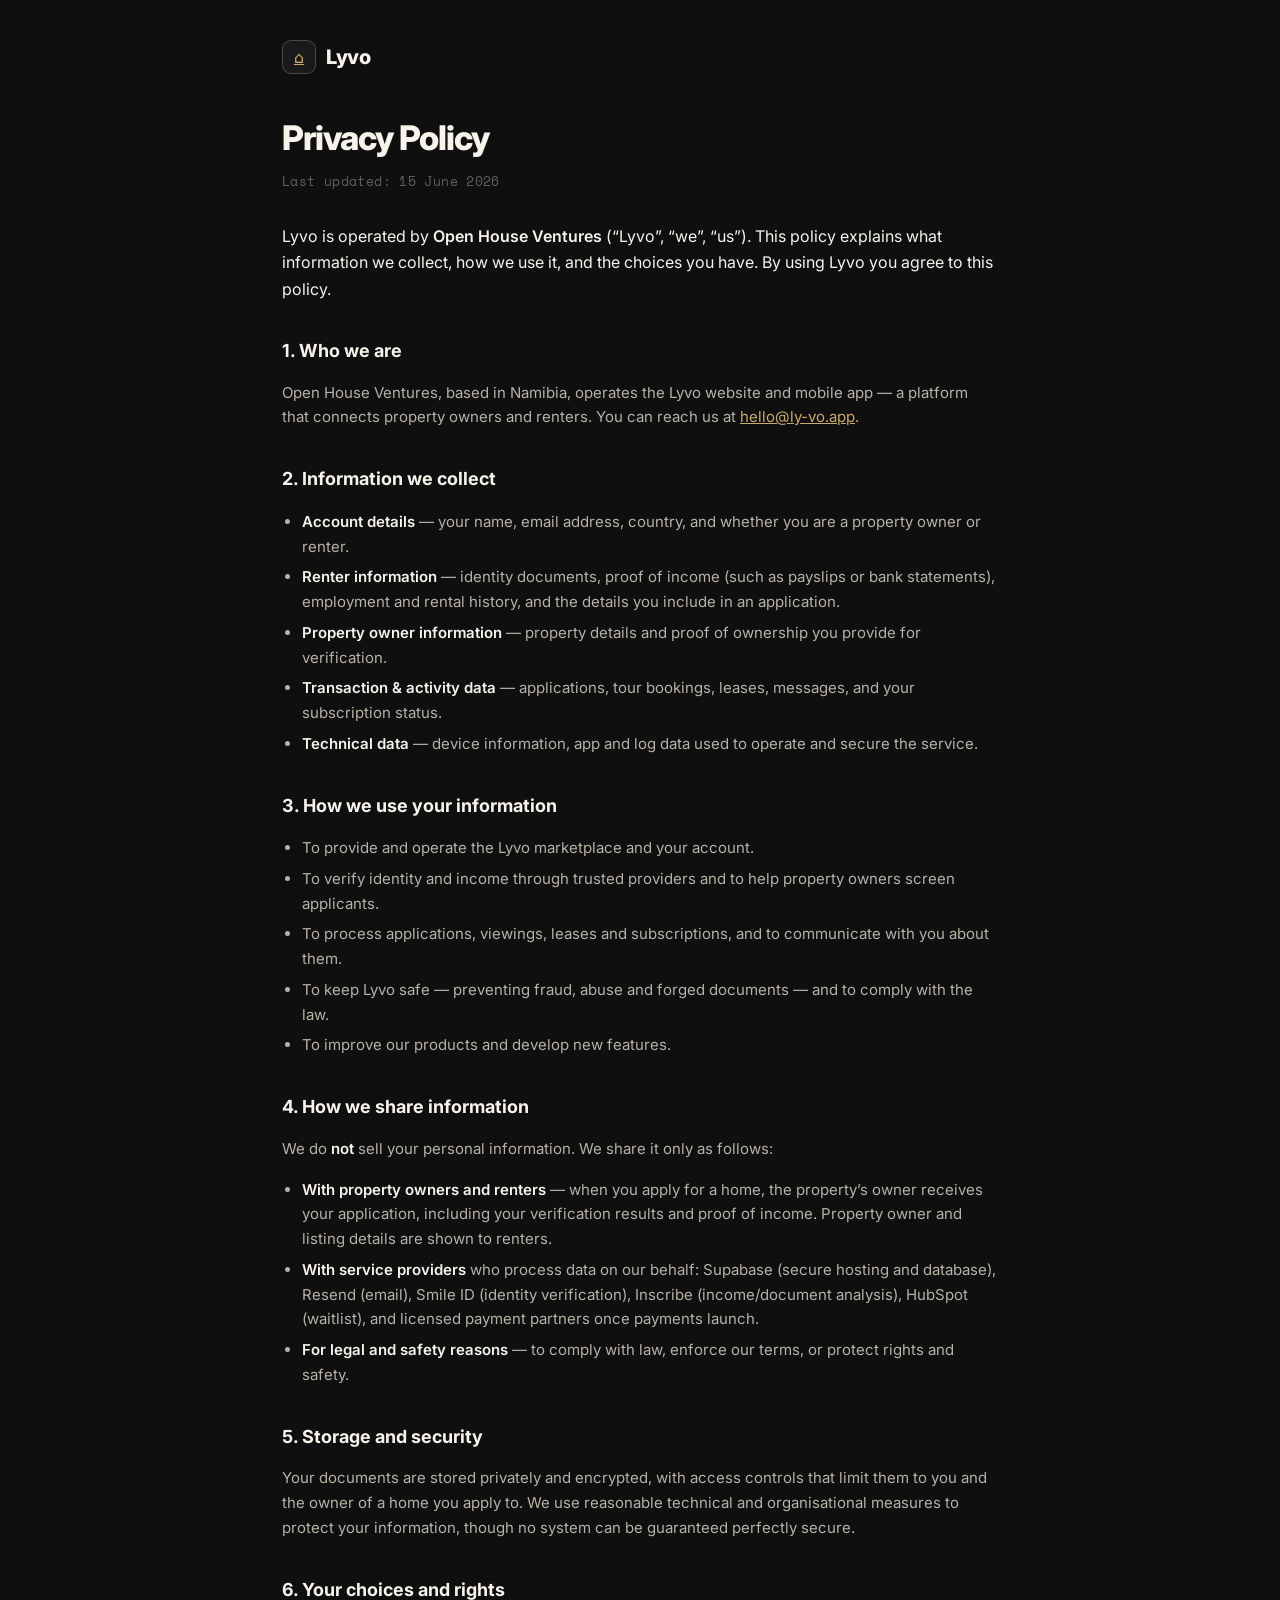
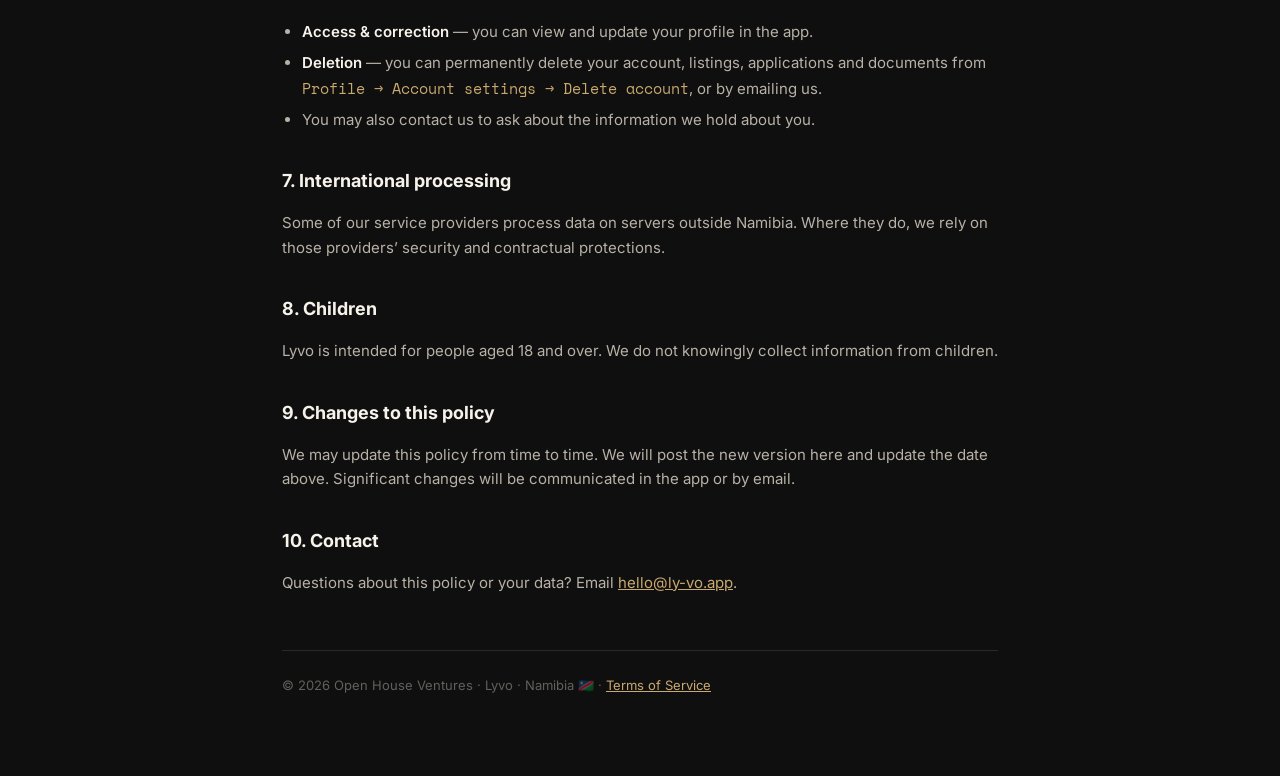
<file: privacy/index.html>
<!doctype html>
<html lang="en">
<head>
<meta charset="utf-8" />
<meta name="viewport" content="width=device-width, initial-scale=1" />
<title>Privacy Policy — Lyvo</title>
<meta name="description" content="How Lyvo, operated by Open House Ventures, collects, uses and protects your information." />
<meta name="robots" content="index,follow" />
<link rel="icon" href="/favicon.svg" />
<link href="https://fonts.googleapis.com/css2?family=Inter:wght@400;500;600;700;800&family=Space+Mono:wght@400;700&display=swap" rel="stylesheet" />
<style>
  :root{--bg:#0F0F10;--surface:#1A1A1C;--text:#F7F3EB;--muted:#B8B1A6;--faint:rgba(184,177,166,.5);--gold:#C9A96E;--line:rgba(184,177,166,.16)}
  *{box-sizing:border-box}
  body{margin:0;background:var(--bg);color:var(--text);font-family:"Inter",system-ui,sans-serif;line-height:1.65;-webkit-font-smoothing:antialiased}
  .wrap{max-width:760px;margin:0 auto;padding:40px 22px 80px}
  header{display:flex;align-items:center;gap:10px;margin-bottom:36px}
  .logo{width:34px;height:34px;border-radius:9px;background:var(--surface);border:1px solid rgba(184,177,166,.3);display:flex;align-items:center;justify-content:center;color:var(--gold)}
  .brand{font-weight:800;font-size:20px;letter-spacing:-.02em;color:var(--text);text-decoration:none}
  h1{font-size:34px;font-weight:800;letter-spacing:-.03em;margin:0 0 6px}
  .updated{color:var(--faint);font-family:"Space Mono",monospace;font-size:12.5px;letter-spacing:.03em;margin-bottom:30px}
  h2{font-size:18px;font-weight:700;margin:34px 0 10px;color:var(--text)}
  p,li{color:var(--muted);font-size:15px}
  a{color:var(--gold)}
  ul{padding-left:20px}
  li{margin:6px 0}
  strong{color:var(--text);font-weight:600}
  .lead{color:var(--text);font-size:16px}
  footer{margin-top:54px;padding-top:24px;border-top:1px solid var(--line);color:var(--faint);font-size:13px}
  .pill{font-family:"Space Mono",monospace;color:var(--gold)}
</style>
</head>
<body>
<div class="wrap">
  <header>
    <a href="/" class="logo" aria-label="Lyvo home">⌂</a>
    <a href="/" class="brand">Lyvo</a>
  </header>

  <h1>Privacy Policy</h1>
  <div class="updated">Last updated: 15 June 2026</div>

  <p class="lead">Lyvo is operated by <strong>Open House Ventures</strong> (“Lyvo”, “we”, “us”). This policy explains what information we collect, how we use it, and the choices you have. By using Lyvo you agree to this policy.</p>

  <h2>1. Who we are</h2>
  <p>Open House Ventures, based in Namibia, operates the Lyvo website and mobile app — a platform that connects property owners and renters. You can reach us at <a href="mailto:hello@ly-vo.app">hello@ly-vo.app</a>.</p>

  <h2>2. Information we collect</h2>
  <ul>
    <li><strong>Account details</strong> — your name, email address, country, and whether you are a property owner or renter.</li>
    <li><strong>Renter information</strong> — identity documents, proof of income (such as payslips or bank statements), employment and rental history, and the details you include in an application.</li>
    <li><strong>Property owner information</strong> — property details and proof of ownership you provide for verification.</li>
    <li><strong>Transaction & activity data</strong> — applications, tour bookings, leases, messages, and your subscription status.</li>
    <li><strong>Technical data</strong> — device information, app and log data used to operate and secure the service.</li>
  </ul>

  <h2>3. How we use your information</h2>
  <ul>
    <li>To provide and operate the Lyvo marketplace and your account.</li>
    <li>To verify identity and income through trusted providers and to help property owners screen applicants.</li>
    <li>To process applications, viewings, leases and subscriptions, and to communicate with you about them.</li>
    <li>To keep Lyvo safe — preventing fraud, abuse and forged documents — and to comply with the law.</li>
    <li>To improve our products and develop new features.</li>
  </ul>

  <h2>4. How we share information</h2>
  <p>We do <strong>not</strong> sell your personal information. We share it only as follows:</p>
  <ul>
    <li><strong>With property owners and renters</strong> — when you apply for a home, the property’s owner receives your application, including your verification results and proof of income. Property owner and listing details are shown to renters.</li>
    <li><strong>With service providers</strong> who process data on our behalf: Supabase (secure hosting and database), Resend (email), Smile ID (identity verification), Inscribe (income/document analysis), HubSpot (waitlist), and licensed payment partners once payments launch.</li>
    <li><strong>For legal and safety reasons</strong> — to comply with law, enforce our terms, or protect rights and safety.</li>
  </ul>

  <h2>5. Storage and security</h2>
  <p>Your documents are stored privately and encrypted, with access controls that limit them to you and the owner of a home you apply to. We use reasonable technical and organisational measures to protect your information, though no system can be guaranteed perfectly secure.</p>

  <h2>6. Your choices and rights</h2>
  <ul>
    <li><strong>Access &amp; correction</strong> — you can view and update your profile in the app.</li>
    <li><strong>Deletion</strong> — you can permanently delete your account, listings, applications and documents from <span class="pill">Profile → Account settings → Delete account</span>, or by emailing us.</li>
    <li>You may also contact us to ask about the information we hold about you.</li>
  </ul>

  <h2>7. International processing</h2>
  <p>Some of our service providers process data on servers outside Namibia. Where they do, we rely on those providers’ security and contractual protections.</p>

  <h2>8. Children</h2>
  <p>Lyvo is intended for people aged 18 and over. We do not knowingly collect information from children.</p>

  <h2>9. Changes to this policy</h2>
  <p>We may update this policy from time to time. We will post the new version here and update the date above. Significant changes will be communicated in the app or by email.</p>

  <h2>10. Contact</h2>
  <p>Questions about this policy or your data? Email <a href="mailto:hello@ly-vo.app">hello@ly-vo.app</a>.</p>

  <footer>
    © 2026 Open House Ventures · Lyvo · Namibia 🇳🇦 · <a href="/terms">Terms of Service</a>
  </footer>
</div>
</body>
</html>
</file>
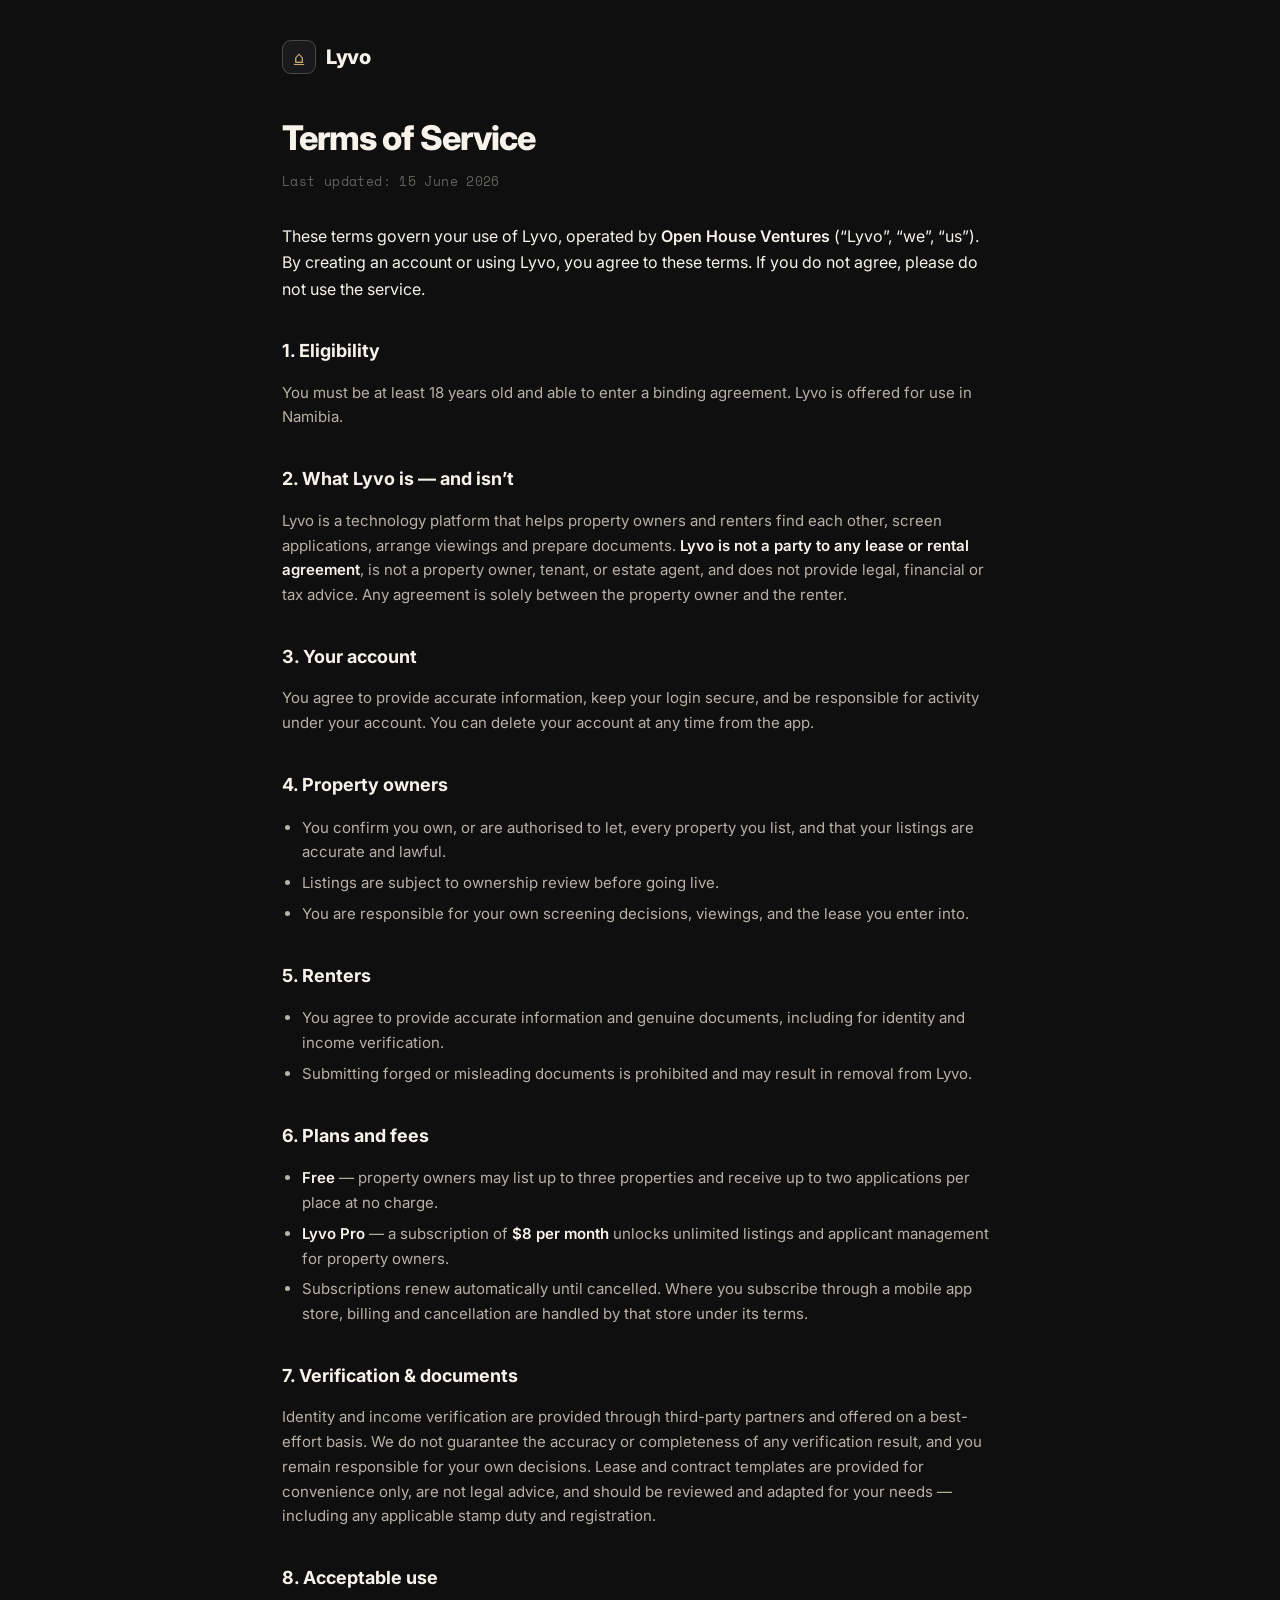
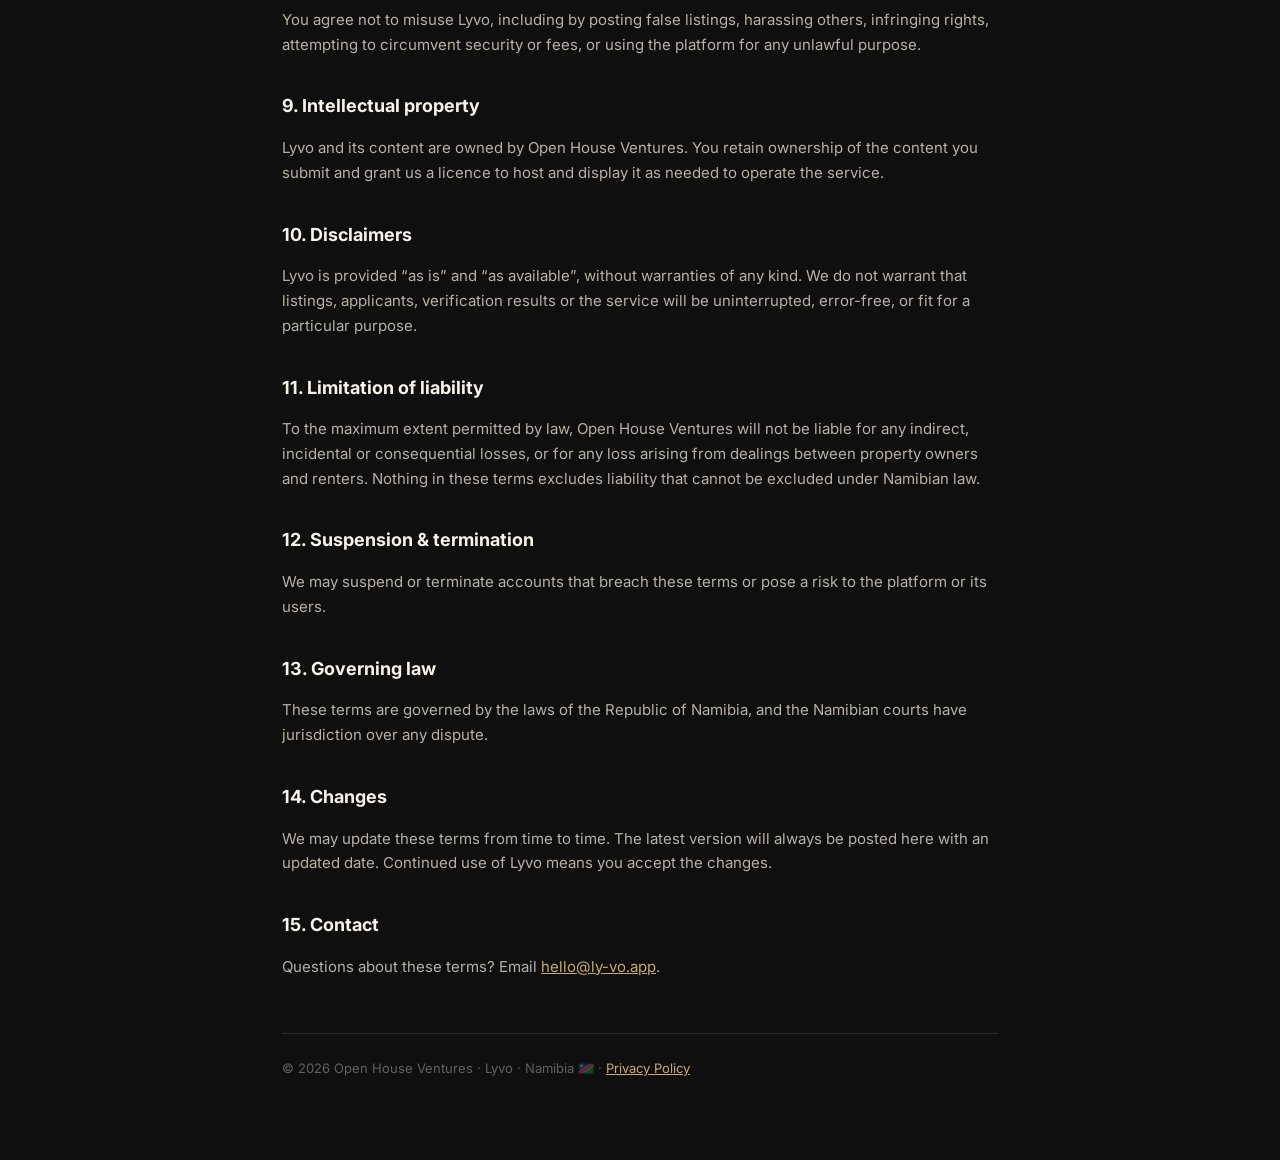
<file: terms/index.html>
<!doctype html>
<html lang="en">
<head>
<meta charset="utf-8" />
<meta name="viewport" content="width=device-width, initial-scale=1" />
<title>Terms of Service — Lyvo</title>
<meta name="description" content="The terms governing your use of Lyvo, operated by Open House Ventures." />
<meta name="robots" content="index,follow" />
<link rel="icon" href="/favicon.svg" />
<link href="https://fonts.googleapis.com/css2?family=Inter:wght@400;500;600;700;800&family=Space+Mono:wght@400;700&display=swap" rel="stylesheet" />
<style>
  :root{--bg:#0F0F10;--surface:#1A1A1C;--text:#F7F3EB;--muted:#B8B1A6;--faint:rgba(184,177,166,.5);--gold:#C9A96E;--line:rgba(184,177,166,.16)}
  *{box-sizing:border-box}
  body{margin:0;background:var(--bg);color:var(--text);font-family:"Inter",system-ui,sans-serif;line-height:1.65;-webkit-font-smoothing:antialiased}
  .wrap{max-width:760px;margin:0 auto;padding:40px 22px 80px}
  header{display:flex;align-items:center;gap:10px;margin-bottom:36px}
  .logo{width:34px;height:34px;border-radius:9px;background:var(--surface);border:1px solid rgba(184,177,166,.3);display:flex;align-items:center;justify-content:center;color:var(--gold)}
  .brand{font-weight:800;font-size:20px;letter-spacing:-.02em;color:var(--text);text-decoration:none}
  h1{font-size:34px;font-weight:800;letter-spacing:-.03em;margin:0 0 6px}
  .updated{color:var(--faint);font-family:"Space Mono",monospace;font-size:12.5px;letter-spacing:.03em;margin-bottom:30px}
  h2{font-size:18px;font-weight:700;margin:34px 0 10px;color:var(--text)}
  p,li{color:var(--muted);font-size:15px}
  a{color:var(--gold)}
  ul{padding-left:20px}
  li{margin:6px 0}
  strong{color:var(--text);font-weight:600}
  .lead{color:var(--text);font-size:16px}
  footer{margin-top:54px;padding-top:24px;border-top:1px solid var(--line);color:var(--faint);font-size:13px}
</style>
</head>
<body>
<div class="wrap">
  <header>
    <a href="/" class="logo" aria-label="Lyvo home">⌂</a>
    <a href="/" class="brand">Lyvo</a>
  </header>

  <h1>Terms of Service</h1>
  <div class="updated">Last updated: 15 June 2026</div>

  <p class="lead">These terms govern your use of Lyvo, operated by <strong>Open House Ventures</strong> (“Lyvo”, “we”, “us”). By creating an account or using Lyvo, you agree to these terms. If you do not agree, please do not use the service.</p>

  <h2>1. Eligibility</h2>
  <p>You must be at least 18 years old and able to enter a binding agreement. Lyvo is offered for use in Namibia.</p>

  <h2>2. What Lyvo is — and isn’t</h2>
  <p>Lyvo is a technology platform that helps property owners and renters find each other, screen applications, arrange viewings and prepare documents. <strong>Lyvo is not a party to any lease or rental agreement</strong>, is not a property owner, tenant, or estate agent, and does not provide legal, financial or tax advice. Any agreement is solely between the property owner and the renter.</p>

  <h2>3. Your account</h2>
  <p>You agree to provide accurate information, keep your login secure, and be responsible for activity under your account. You can delete your account at any time from the app.</p>

  <h2>4. Property owners</h2>
  <ul>
    <li>You confirm you own, or are authorised to let, every property you list, and that your listings are accurate and lawful.</li>
    <li>Listings are subject to ownership review before going live.</li>
    <li>You are responsible for your own screening decisions, viewings, and the lease you enter into.</li>
  </ul>

  <h2>5. Renters</h2>
  <ul>
    <li>You agree to provide accurate information and genuine documents, including for identity and income verification.</li>
    <li>Submitting forged or misleading documents is prohibited and may result in removal from Lyvo.</li>
  </ul>

  <h2>6. Plans and fees</h2>
  <ul>
    <li><strong>Free</strong> — property owners may list up to three properties and receive up to two applications per place at no charge.</li>
    <li><strong>Lyvo Pro</strong> — a subscription of <strong>$8 per month</strong> unlocks unlimited listings and applicant management for property owners.</li>
    <li>Subscriptions renew automatically until cancelled. Where you subscribe through a mobile app store, billing and cancellation are handled by that store under its terms.</li>
  </ul>

  <h2>7. Verification &amp; documents</h2>
  <p>Identity and income verification are provided through third-party partners and offered on a best-effort basis. We do not guarantee the accuracy or completeness of any verification result, and you remain responsible for your own decisions. Lease and contract templates are provided for convenience only, are not legal advice, and should be reviewed and adapted for your needs — including any applicable stamp duty and registration.</p>

  <h2>8. Acceptable use</h2>
  <p>You agree not to misuse Lyvo, including by posting false listings, harassing others, infringing rights, attempting to circumvent security or fees, or using the platform for any unlawful purpose.</p>

  <h2>9. Intellectual property</h2>
  <p>Lyvo and its content are owned by Open House Ventures. You retain ownership of the content you submit and grant us a licence to host and display it as needed to operate the service.</p>

  <h2>10. Disclaimers</h2>
  <p>Lyvo is provided “as is” and “as available”, without warranties of any kind. We do not warrant that listings, applicants, verification results or the service will be uninterrupted, error-free, or fit for a particular purpose.</p>

  <h2>11. Limitation of liability</h2>
  <p>To the maximum extent permitted by law, Open House Ventures will not be liable for any indirect, incidental or consequential losses, or for any loss arising from dealings between property owners and renters. Nothing in these terms excludes liability that cannot be excluded under Namibian law.</p>

  <h2>12. Suspension &amp; termination</h2>
  <p>We may suspend or terminate accounts that breach these terms or pose a risk to the platform or its users.</p>

  <h2>13. Governing law</h2>
  <p>These terms are governed by the laws of the Republic of Namibia, and the Namibian courts have jurisdiction over any dispute.</p>

  <h2>14. Changes</h2>
  <p>We may update these terms from time to time. The latest version will always be posted here with an updated date. Continued use of Lyvo means you accept the changes.</p>

  <h2>15. Contact</h2>
  <p>Questions about these terms? Email <a href="mailto:hello@ly-vo.app">hello@ly-vo.app</a>.</p>

  <footer>
    © 2026 Open House Ventures · Lyvo · Namibia 🇳🇦 · <a href="/privacy">Privacy Policy</a>
  </footer>
</div>
</body>
</html>
</file>
